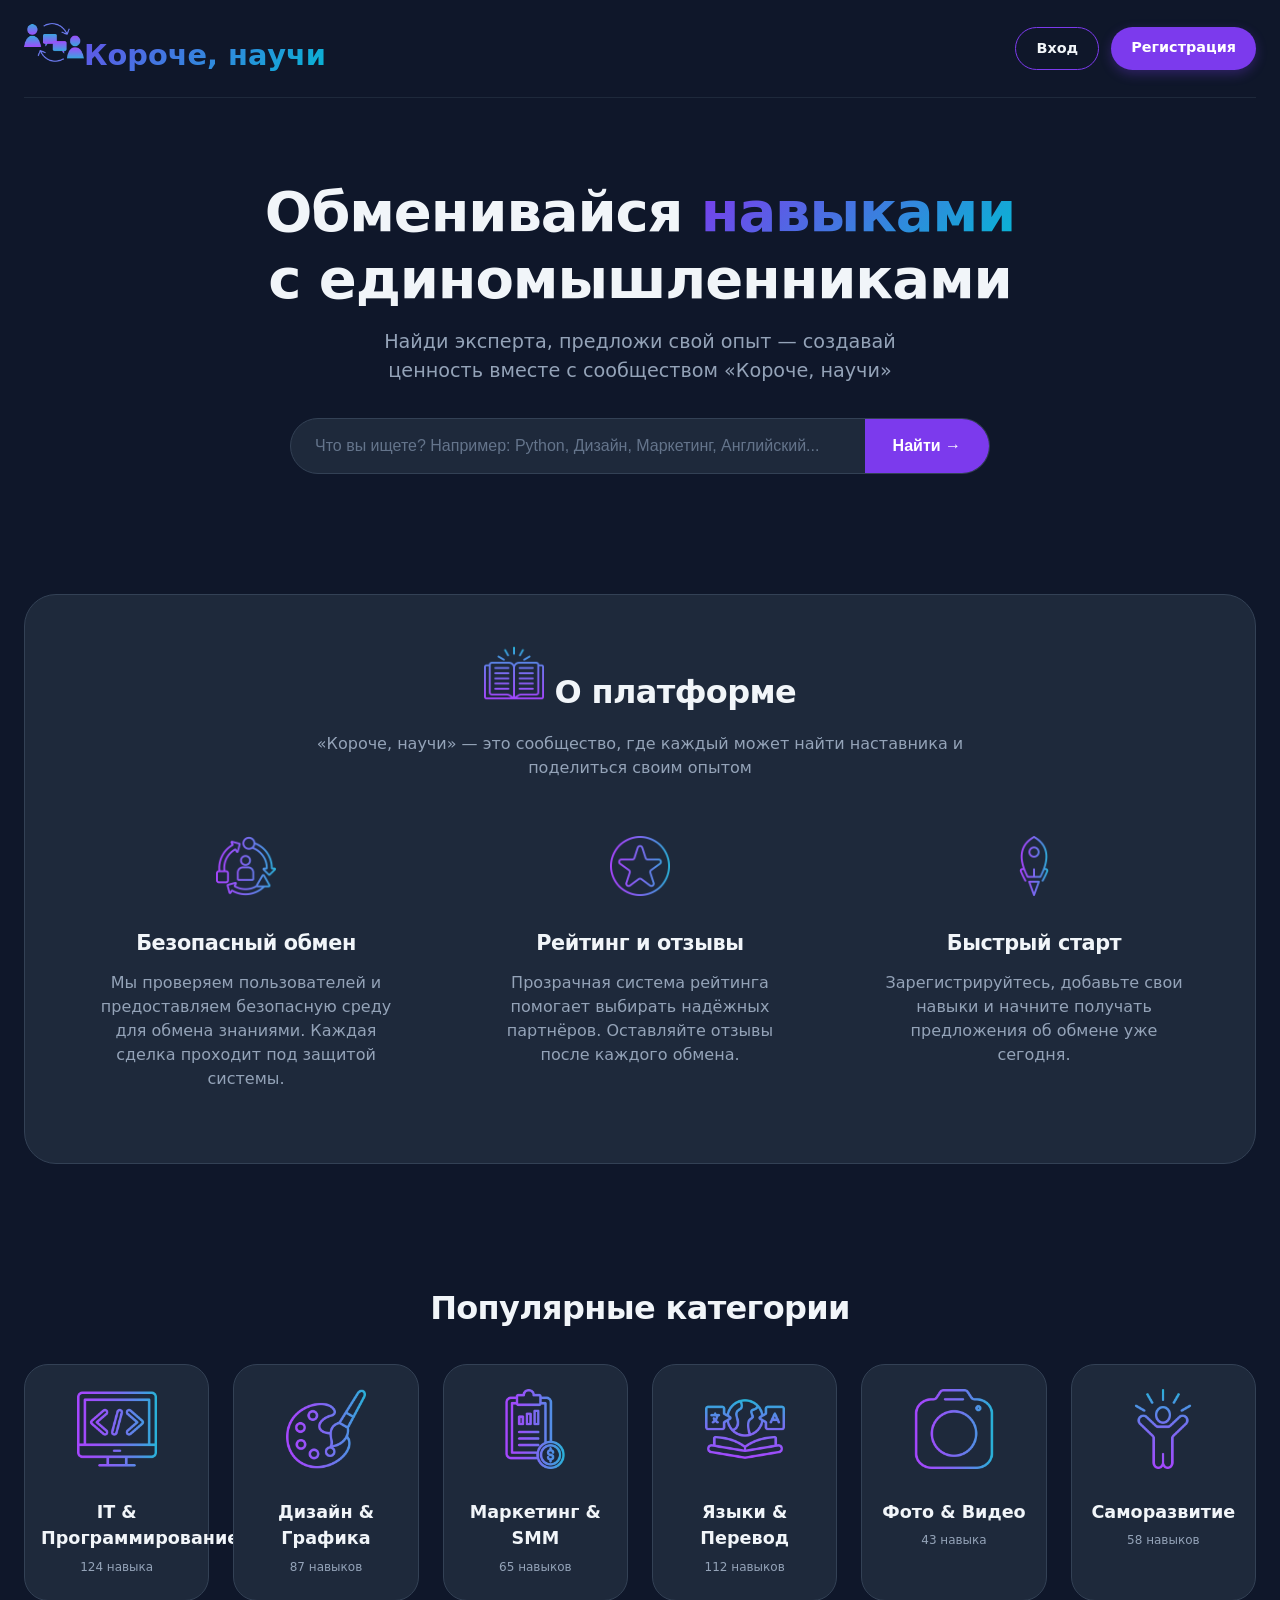
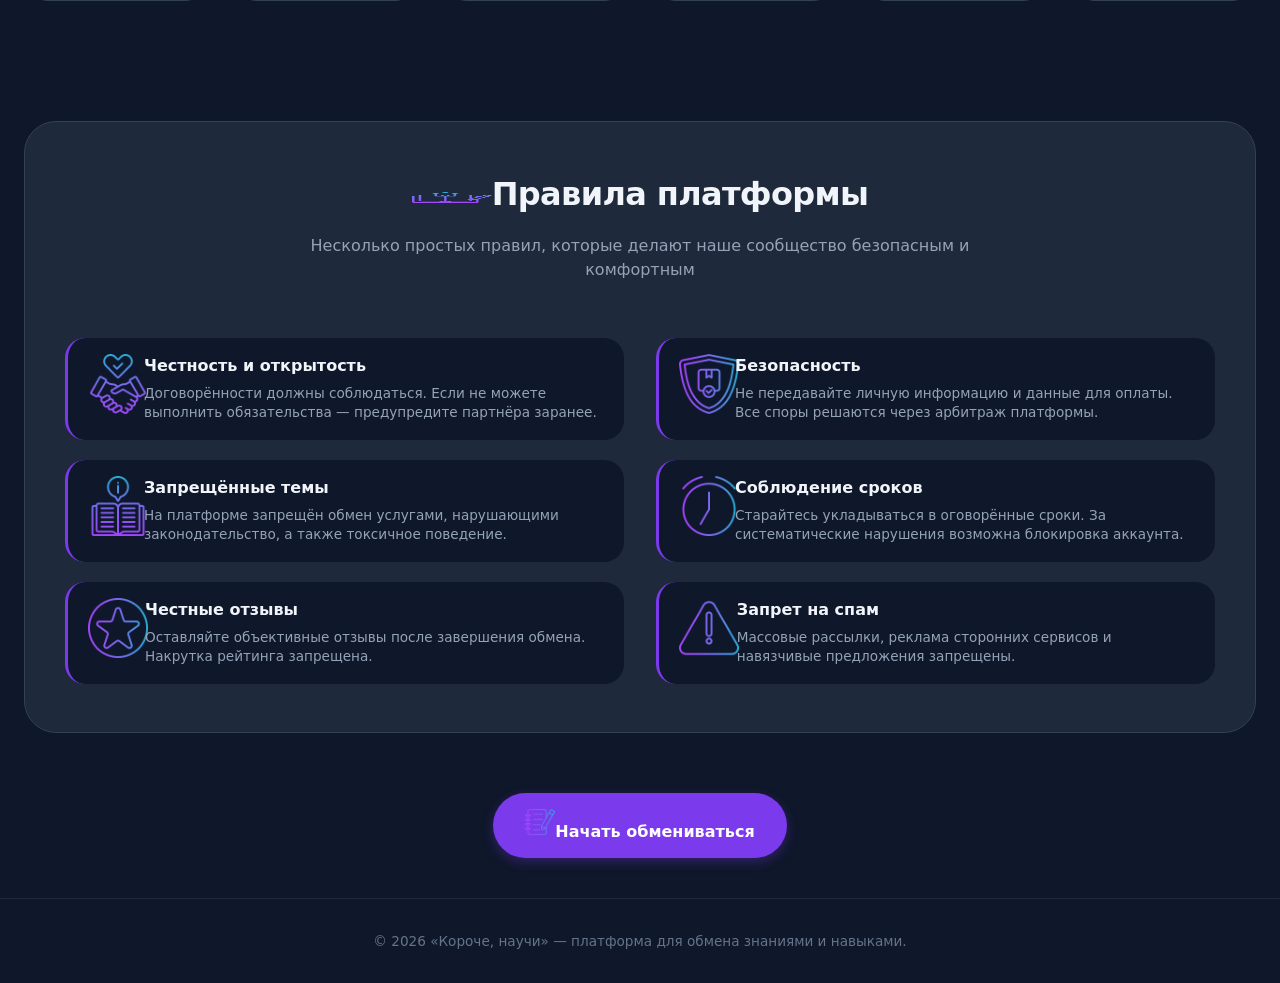
<file: index.html>
<!DOCTYPE html>
<html lang="ru">
<head>
    <meta charset="UTF-8">
    <meta name="viewport" content="width=device-width, initial-scale=1.0">
    <title>Короче, научи — обмен навыками</title>
    <link rel="stylesheet" href="./styles/guest.css">
    <style>
       
    </style>
</head>
<body>

<div class="container">
    <!-- ШАПКА -->
    <header class="navbar">
        <div class="logo"><img src="icons/logo.png" alt="логотип" width="60px" height="100%">Короче, научи</div>
        <div class="nav-buttons">
            <a href="#" class="btn btn-outline">Вход</a>
            <a href="#" class="btn btn-primary">Регистрация</a>
        </div>
    </header>

    <!-- ГЛАВНЫЙ БЛОК: КРУПНЫЙ ПОИСК -->
    <div class="hero">
        <h1>Обменивайся <span class="text-gradient">навыками</span><br> с единомышленниками</h1>
        <p>Найди эксперта, предложи свой опыт — создавай ценность вместе с сообществом «Короче, научи»</p>
        <div class="search-container">
            <input type="text" class="search-input" placeholder="Что вы ищете? Например: Python, Дизайн, Маркетинг, Английский...">
            <button class="search-btn">Найти →</button>
        </div>
    </div>

    <!-- НОВЫЙ БЛОК: О ПЛАТФОРМЕ -->
    <div class="info-section">
        <h2 style="text-align: center; margin-bottom: 16px;"><img src="icons/reading.png" alt="верно" width="60px" height="100%"> О платформе</h2>
        <p style="text-align: center; color: #94A3B8; max-width: 700px; margin: 0 auto 24px auto;">«Короче, научи» — это сообщество, где каждый может найти наставника и поделиться своим опытом</p>
        
        <div class="info-grid">
            <div class="info-card">
                <div class="info-icon"><img src="icons/exchange.png" alt="верно" width="60px" height="100%"></div>
                <h3>Безопасный обмен</h3>
                <p>Мы проверяем пользователей и предоставляем безопасную среду для обмена знаниями. Каждая сделка проходит под защитой системы.</p>
            </div>
            <div class="info-card">
                <div class="info-icon"><img src="icons/star.png" alt="верно" width="60px" height="100%"></div>
                <h3>Рейтинг и отзывы</h3>
                <p>Прозрачная система рейтинга помогает выбирать надёжных партнёров. Оставляйте отзывы после каждого обмена.</p>
            </div>
            <div class="info-card">
                <div class="info-icon"><img src="icons/start.png" alt="верно" width="60px" height="100%"></div>
                <h3>Быстрый старт</h3>
                <p>Зарегистрируйтесь, добавьте свои навыки и начните получать предложения об обмене уже сегодня.</p>
            </div>
        </div>
    </div>

    <!-- БЛОК С КАТЕГОРИЯМИ НАВЫКОВ -->
    <div class="categories">
        <h2>Популярные категории</h2>
        <div class="category-grid">
            <div class="category-card">
                <div class="category-icon"><img src="icons/coding.png" alt="верно" width="80px" height="100%"></div>
                <div class="category-title">IT & Программирование</div>
                <div class="category-count">124 навыка</div>
            </div>
            <div class="category-card">
                <div class="category-icon"><img src="icons/paint.png" alt="верно" width="80px" height="100%"></div>
                <div class="category-title">Дизайн & Графика</div>
                <div class="category-count">87 навыков</div>
            </div>
            <div class="category-card">
                <div class="category-icon"><img src="icons/smm.png" alt="верно" width="80px" height="100%"></div>
                <div class="category-title">Маркетинг & SMM</div>
                <div class="category-count">65 навыков</div>
            </div>
            <div class="category-card">
                <div class="category-icon"><img src="icons/languages.png" alt="верно" width="80px" height="100%"></div>
                <div class="category-title">Языки & Перевод</div>
                <div class="category-count">112 навыков</div>
            </div>
            <div class="category-card">
                <div class="category-icon"><img src="icons/camera.png" alt="верно" width="80px" height="100%"></div>
                <div class="category-title">Фото & Видео</div>
                <div class="category-count">43 навыка</div>
            </div>
            <div class="category-card">
                <div class="category-icon"><img src="icons/self-development.png" alt="верно" width="80px" height="100%"></div>
                <div class="category-title">Саморазвитие</div>
                <div class="category-count">58 навыков</div>
            </div>
        </div>
    </div>


    <!-- НОВЫЙ БЛОК: ПРАВИЛА ПЛАТФОРМЫ -->
    <div class="info-section">
        <h2 style="text-align: center; margin-bottom: 16px;"><img src="icons/homework.png" alt="верно" width="80px" height="15px">Правила платформы</h2>
        <p style="text-align: center; color: #94A3B8; max-width: 700px; margin: 0 auto 32px auto;">Несколько простых правил, которые делают наше сообщество безопасным и комфортным</p>
        
        <div class="two-column-layout">
            <div class="rules-list">
                <div class="rule-item">
                    <div class="rule-icon"><img src="icons/trust.png" alt="верно" width="60px" height="100%"></div>
                    <div class="rule-content">
                        <h4>Честность и открытость</h4>
                        <p>Договорённости должны соблюдаться. Если не можете выполнить обязательства — предупредите партнёра заранее.</p>
                    </div>
                </div>
                <div class="rule-item">
                    <div class="rule-icon"><img src="icons/information.png" alt="верно" width="60px" height="100%"></div>
                    <div class="rule-content">
                        <h4>Запрещённые темы</h4>
                        <p>На платформе запрещён обмен услугами, нарушающими законодательство, а также токсичное поведение.</p>
                    </div>
                </div>
                <div class="rule-item">
                    <div class="rule-icon"><img src="icons/star.png" alt="верно" width="60px" height="100%"></div>
                    <div class="rule-content">
                        <h4>Честные отзывы</h4>
                        <p>Оставляйте объективные отзывы после завершения обмена. Накрутка рейтинга запрещена.</p>
                    </div>
                </div>
            </div>
            <div class="rules-list">
                <div class="rule-item">
                    <div class="rule-icon"><img src="icons/security.png" alt="верно" width="60px" height="100%"></div>
                    <div class="rule-content">
                        <h4>Безопасность</h4>
                        <p>Не передавайте личную информацию и данные для оплаты. Все споры решаются через арбитраж платформы.</p>
                    </div>
                </div>
                <div class="rule-item">
                    <div class="rule-icon"><img src="icons/alarm.png" alt="верно" width="60px" height="100%"></div>
                    <div class="rule-content">
                        <h4>Соблюдение сроков</h4>
                        <p>Старайтесь укладываться в оговорённые сроки. За систематические нарушения возможна блокировка аккаунта.</p>
                    </div>
                </div>
                <div class="rule-item">
                    <div class="rule-icon"><img src="icons/warning.png" alt="верно" width="60px" height="100%"></div>
                    <div class="rule-content">
                        <h4>Запрет на спам</h4>
                        <p>Массовые рассылки, реклама сторонних сервисов и навязчивые предложения запрещены.</p>
                    </div>
                </div>
            </div>
        </div>
    </div>

    <!-- призыв к регистрации -->
    <div style="text-align: center; margin: 20px 0 40px;">
        <a href="#" class="btn btn-primary btn-large"><img src="icons/write.png" alt="верно" width="30px" height="30px">Начать обмениваться</a>
    </div>
</div>

<footer class="footer">
    © 2026 «Короче, научи» — платформа для обмена знаниями и навыками.
</footer>
</body>
</html>
</file>
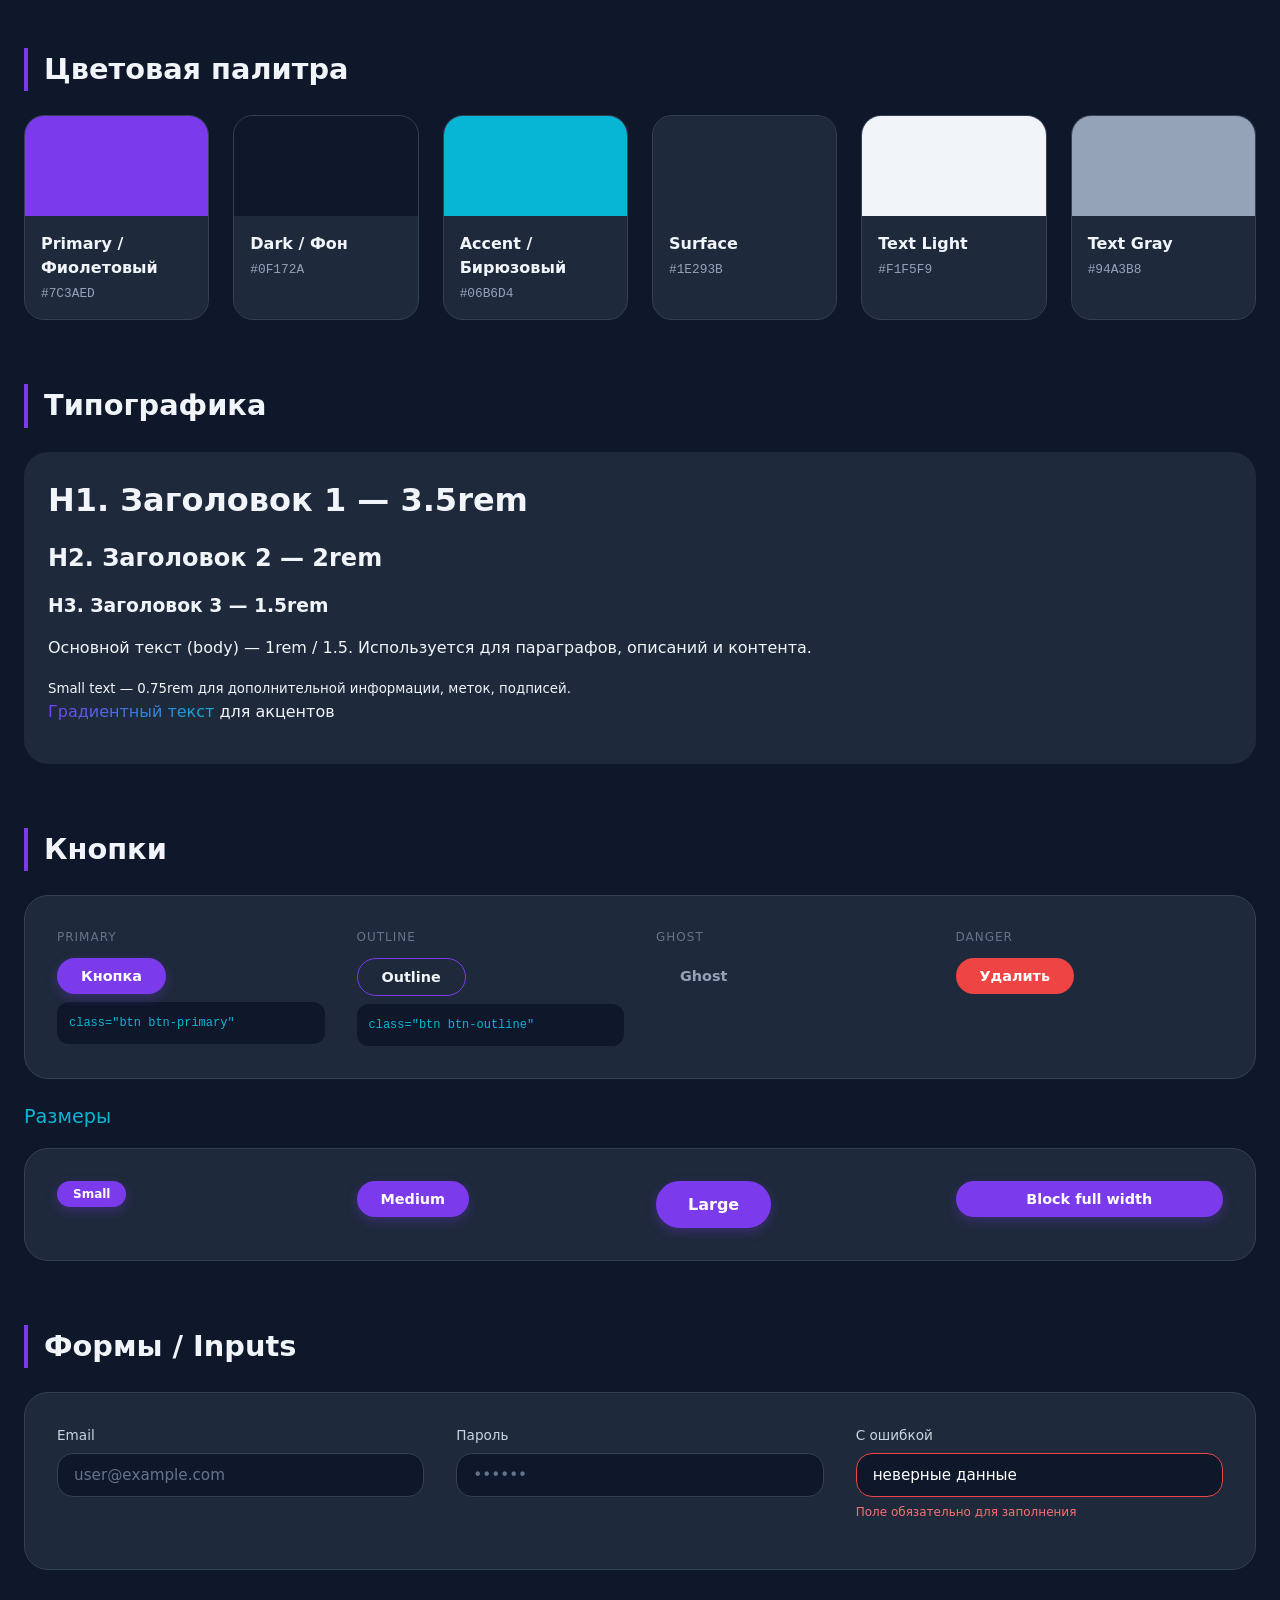
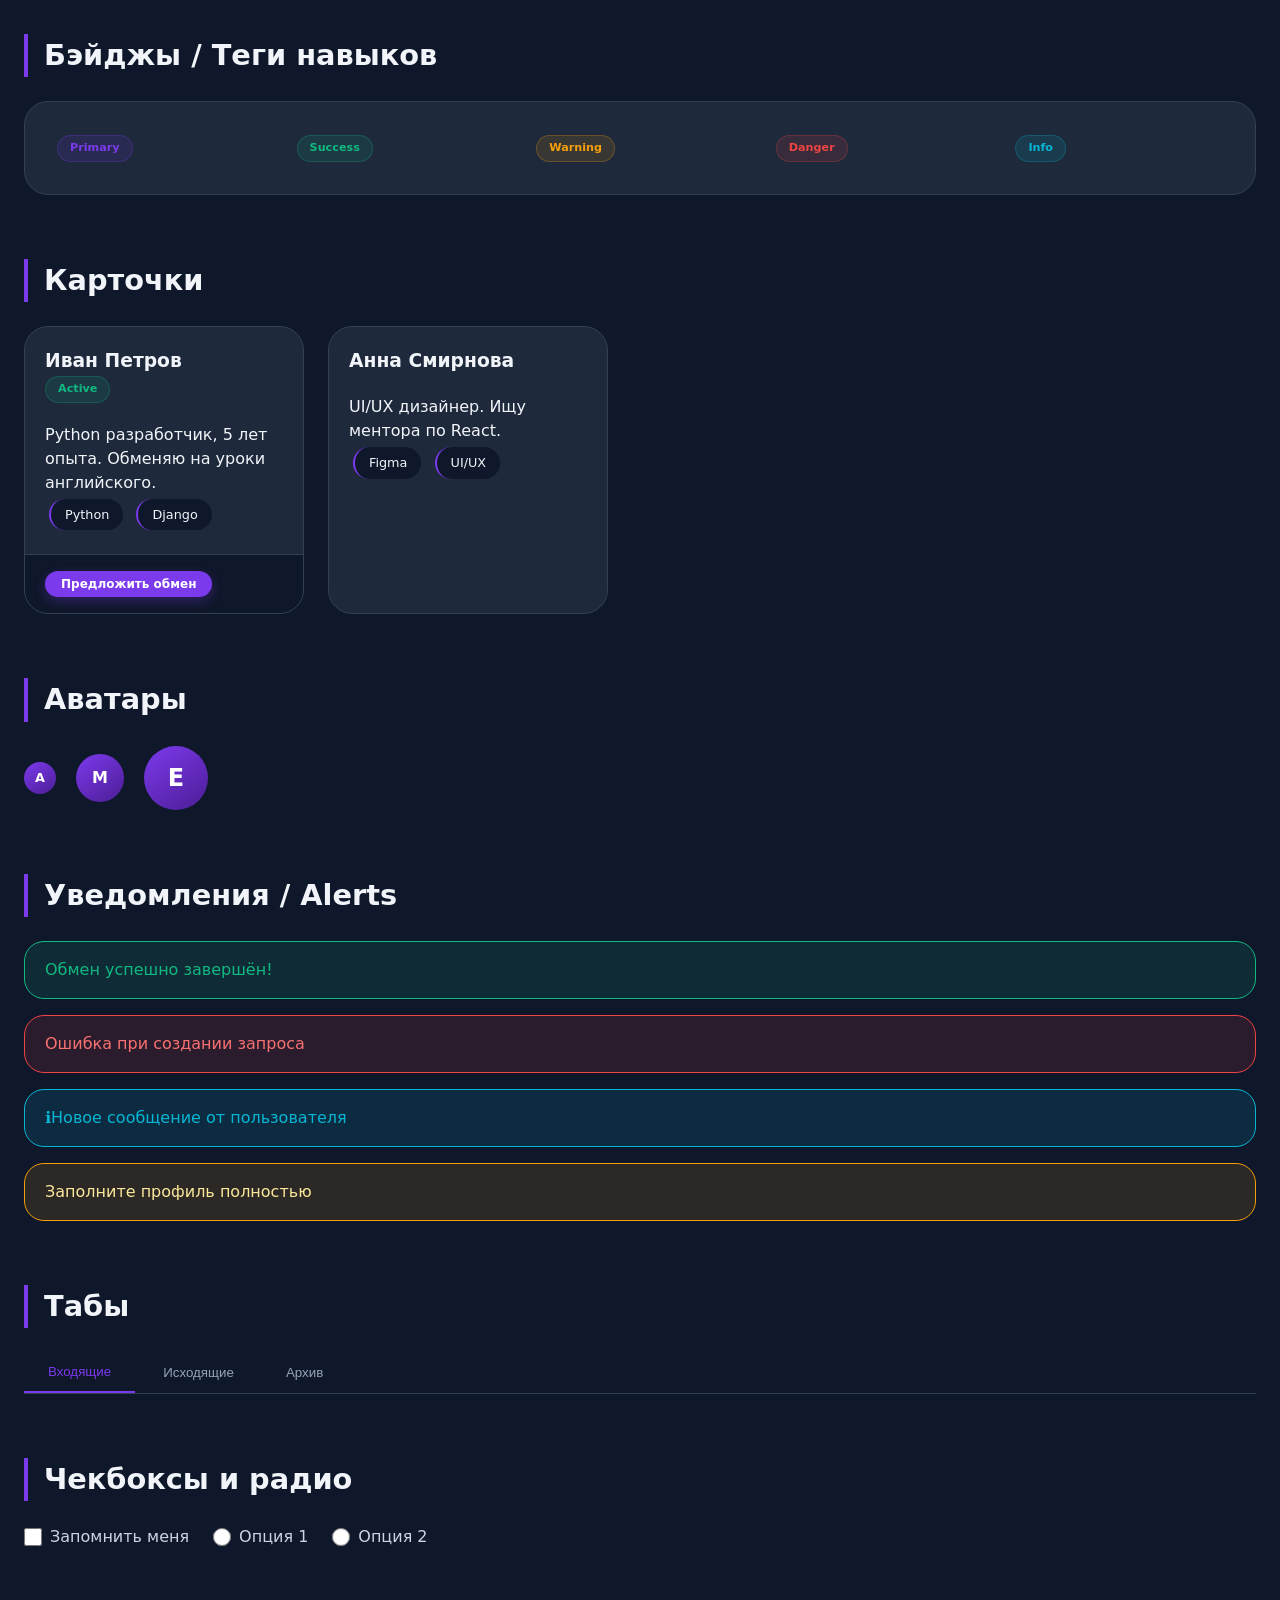
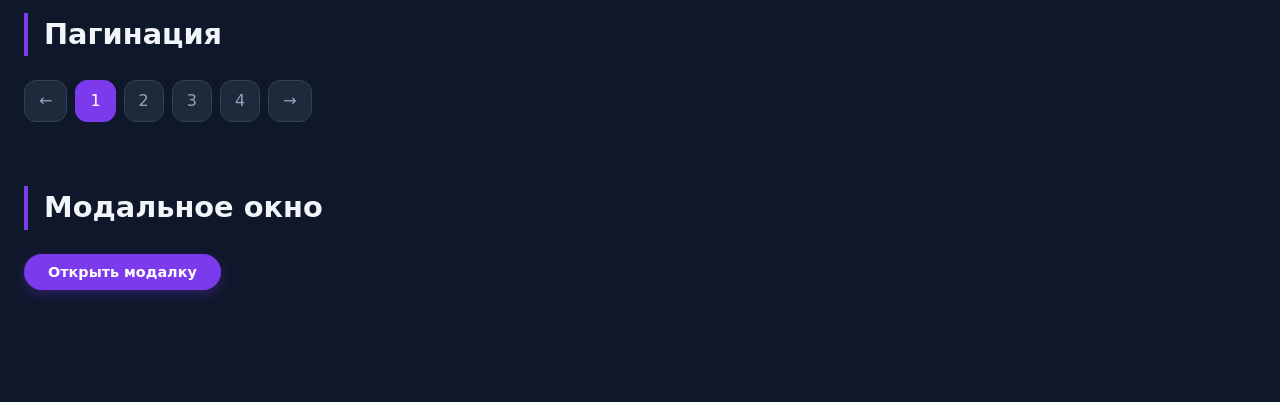
<file: uikit.html>
<!DOCTYPE html>
<html lang="ru">
<head>
    <meta charset="UTF-8">
    <meta name="viewport" content="width=device-width, initial-scale=1.0">
    <title>UI Kit</title>
    <style>
        * {
            margin: 0;
            padding: 0;
            box-sizing: border-box;
        }

        body {
            font-family: 'Inter', system-ui, -apple-system, 'Segoe UI', Roboto, sans-serif;
            background: #0F172A;
            color: #F1F5F9;
            line-height: 1.5;
            padding: 48px 24px;
        }

        /* ========== КОНТЕЙНЕР ========== */
        .container {
            max-width: 1400px;
            margin: 0 auto;
        }

        /* ========== ЗАГОЛОВКИ UI KIT ========== */
        .kit-header {
            margin-bottom: 48px;
            text-align: center;
            border-bottom: 1px solid #334155;
            padding-bottom: 32px;
        }

        .kit-header h1 {
            font-size: 3rem;
            background: linear-gradient(135deg, #7C3AED, #06B6D4);
            -webkit-background-clip: text;
            background-clip: text;
            color: transparent;
            margin-bottom: 12px;
        }

        .kit-header p {
            color: #94A3B8;
            font-size: 1.1rem;
        }

        .section {
            margin-bottom: 64px;
        }

        .section-title {
            font-size: 1.8rem;
            margin-bottom: 24px;
            padding-left: 16px;
            border-left: 4px solid #7C3AED;
        }

        .subsection-title {
            font-size: 1.2rem;
            color: #06B6D4;
            margin: 24px 0 16px 0;
            font-weight: 500;
        }

        .component-grid {
            display: flex;
            flex-wrap: wrap;
            gap: 32px;
            align-items: flex-start;
            background: #1E293B;
            border-radius: 24px;
            padding: 32px;
            border: 1px solid #334155;
        }

        .component-item {
            flex: 1;
            min-width: 200px;
        }

        .component-label {
            font-size: 0.75rem;
            color: #64748B;
            margin-bottom: 12px;
            text-transform: uppercase;
            letter-spacing: 1px;
        }

        hr {
            border-color: #334155;
            margin: 40px 0;
        }

        /* ========== ЦВЕТОВАЯ ПАЛИТРА ========== */
        .color-palette {
            display: grid;
            grid-template-columns: repeat(auto-fit, minmax(180px, 1fr));
            gap: 24px;
        }

        .color-card {
            background: #1E293B;
            border-radius: 20px;
            overflow: hidden;
            border: 1px solid #334155;
        }

        .color-preview {
            height: 100px;
        }

        .color-info {
            padding: 16px;
        }

        .color-name {
            font-weight: 600;
            margin-bottom: 4px;
        }

        .color-hex {
            font-size: 0.8rem;
            color: #94A3B8;
            font-family: monospace;
        }

        /* ========== ТИПОГРАФИКА ========== */
        .typography-demo {
            padding: 24px;
            background: #1E293B;
            border-radius: 24px;
        }

        .typography-demo h1,
        .typography-demo h2,
        .typography-demo h3,
        .typography-demo p,
        .typography-demo small {
            margin-bottom: 16px;
        }

        /* ========== КНОПКИ ========== */
        .btn {
            display: inline-block;
            padding: 10px 24px;
            border-radius: 9999px;
            font-weight: 600;
            font-size: 0.9rem;
            cursor: pointer;
            transition: all 0.2s ease;
            border: none;
            font-family: inherit;
            text-decoration: none;
        }

        .btn-sm {
            padding: 6px 16px;
            font-size: 0.75rem;
        }

        .btn-lg {
            padding: 14px 32px;
            font-size: 1rem;
        }

        .btn-primary {
            background: #7C3AED;
            color: white;
            box-shadow: 0 4px 12px rgba(124, 58, 237, 0.3);
        }

        .btn-primary:hover {
            background: #6c2bd9;
            transform: translateY(-2px);
        }

        .btn-outline {
            background: transparent;
            border: 1px solid #7C3AED;
            color: #F1F5F9;
        }

        .btn-outline:hover {
            background: #7C3AED20;
            border-color: #06B6D4;
        }

        .btn-ghost {
            background: transparent;
            color: #94A3B8;
        }

        .btn-ghost:hover {
            color: #7C3AED;
            background: #1E293B;
        }

        .btn-danger {
            background: #EF4444;
            color: white;
        }

        .btn-danger:hover {
            background: #dc2626;
        }

        .btn-block {
            width: 100%;
            text-align: center;
        }

        /* ========== ПОЛЯ ВВОДА ========== */
        .input-group {
            margin-bottom: 16px;
        }

        .input-label {
            display: block;
            margin-bottom: 8px;
            font-size: 0.85rem;
            font-weight: 500;
            color: #CBD5E1;
        }

        .input-field {
            width: 100%;
            padding: 12px 16px;
            background: #0F172A;
            border: 1px solid #334155;
            border-radius: 16px;
            font-size: 0.95rem;
            color: white;
            transition: all 0.2s;
            outline: none;
            font-family: inherit;
        }

        .input-field:focus {
            border-color: #7C3AED;
            box-shadow: 0 0 0 3px rgba(124, 58, 237, 0.2);
        }

        .input-field::placeholder {
            color: #64748B;
        }

        .input-error {
            border-color: #EF4444;
        }

        .input-error:focus {
            box-shadow: 0 0 0 3px rgba(239, 68, 68, 0.2);
        }

        .error-text {
            color: #F87171;
            font-size: 0.75rem;
            margin-top: 6px;
        }

        /* ========== КАРТОЧКИ ========== */
        .card {
            background: #1E293B;
            border-radius: 24px;
            border: 1px solid #334155;
            overflow: hidden;
            transition: all 0.2s;
        }

        .card:hover {
            border-color: #7C3AED;
            transform: translateY(-4px);
        }

        .card-header {
            padding: 20px 20px 0 20px;
        }

        .card-body {
            padding: 20px;
        }

        .card-footer {
            padding: 16px 20px;
            border-top: 1px solid #334155;
            background: #0F172A;
        }

        /* ========== ТЕГИ / БЭДЖИ ========== */
        .badge {
            display: inline-block;
            padding: 4px 12px;
            border-radius: 9999px;
            font-size: 0.7rem;
            font-weight: 600;
        }

        .badge-primary {
            background: #7C3AED20;
            color: #7C3AED;
            border: 1px solid #7C3AED40;
        }

        .badge-success {
            background: #10B98120;
            color: #10B981;
            border: 1px solid #10B98140;
        }

        .badge-warning {
            background: #F59E0B20;
            color: #F59E0B;
            border: 1px solid #F59E0B40;
        }

        .badge-danger {
            background: #EF444420;
            color: #EF4444;
            border: 1px solid #EF444440;
        }

        .badge-info {
            background: #06B6D420;
            color: #06B6D4;
            border: 1px solid #06B6D440;
        }

        /* ========== СКИЛЛ-ТЕГИ ========== */
        .skill-tag {
            display: inline-block;
            background: #0F172A;
            padding: 6px 14px;
            border-radius: 30px;
            font-size: 0.8rem;
            font-weight: 500;
            border-left: 2px solid #7C3AED;
            margin: 4px;
        }

        /* ========== АВАТАРЫ ========== */
        .avatar {
            display: flex;
            align-items: center;
            justify-content: center;
            border-radius: 50%;
            font-weight: 600;
        }

        .avatar-sm {
            width: 32px;
            height: 32px;
            font-size: 0.8rem;
        }

        .avatar-md {
            width: 48px;
            height: 48px;
            font-size: 1rem;
        }

        .avatar-lg {
            width: 64px;
            height: 64px;
            font-size: 1.5rem;
        }

        .avatar-default {
            background: linear-gradient(145deg, #7C3AED, #4c1d95);
            color: white;
        }

        /* ========== АЛАРТЫ ========== */
        .alert {
            padding: 16px 20px;
            border-radius: 20px;
            margin-bottom: 16px;
            display: flex;
            align-items: center;
            gap: 12px;
        }

        .alert-success {
            background: #10B98120;
            border: 1px solid #10B981;
            color: #10B981;
        }

        .alert-error {
            background: #EF444420;
            border: 1px solid #EF4444;
            color: #F87171;
        }

        .alert-info {
            background: #06B6D420;
            border: 1px solid #06B6D4;
            color: #06B6D4;
        }

        .alert-warning {
            background: #F59E0B20;
            border: 1px solid #F59E0B;
            color: #FBE89A;
        }

        /* ========== НАВИГАЦИЯ ========== */
        .navbar-demo {
            background: #1E293B;
            padding: 16px 24px;
            border-radius: 60px;
            display: flex;
            justify-content: space-between;
            align-items: center;
            flex-wrap: wrap;
            gap: 16px;
        }

        .nav-links {
            display: flex;
            gap: 24px;
        }

        .nav-links a {
            color: #94A3B8;
            text-decoration: none;
            transition: color 0.2s;
        }

        .nav-links a:hover {
            color: #7C3AED;
        }

        /* ========== ТАБЫ ========== */
        .tabs {
            display: flex;
            gap: 4px;
            border-bottom: 1px solid #334155;
            margin-bottom: 20px;
        }

        .tab {
            padding: 12px 24px;
            background: transparent;
            border: none;
            color: #94A3B8;
            cursor: pointer;
            font-weight: 500;
            transition: all 0.2s;
        }

        .tab.active {
            color: #7C3AED;
            border-bottom: 2px solid #7C3AED;
        }

        /* ========== ЧЕКБОКС / РАДИО ========== */
        .checkbox,
        .radio {
            display: flex;
            align-items: center;
            gap: 8px;
            cursor: pointer;
            color: #CBD5E1;
        }

        .checkbox input,
        .radio input {
            width: 18px;
            height: 18px;
            cursor: pointer;
            accent-color: #7C3AED;
        }

        /* ========== ПАГИНАЦИЯ ========== */
        .pagination {
            display: flex;
            gap: 8px;
            flex-wrap: wrap;
        }

        .page-link {
            padding: 8px 14px;
            background: #1E293B;
            border: 1px solid #334155;
            border-radius: 12px;
            color: #94A3B8;
            text-decoration: none;
            transition: all 0.2s;
        }

        .page-link:hover,
        .page-link.active {
            background: #7C3AED;
            border-color: #7C3AED;
            color: white;
        }

        /* ========== ПРОГРЕСС-БАР ========== */
        .progress {
            background: #334155;
            border-radius: 9999px;
            overflow: hidden;
            height: 8px;
        }

        .progress-bar {
            background: #7C3AED;
            height: 100%;
            border-radius: 9999px;
            transition: width 0.3s;
        }

        /* ========== МОДАЛЬНЫЙ ТРИГГЕР (демо) ========== */
        .modal-overlay {
            display: none;
            position: fixed;
            top: 0;
            left: 0;
            right: 0;
            bottom: 0;
            background: rgba(0,0,0,0.7);
            justify-content: center;
            align-items: center;
            z-index: 1000;
        }

        .modal {
            background: #1E293B;
            border-radius: 32px;
            max-width: 500px;
            width: 90%;
            border: 1px solid #334155;
        }

        .modal-header {
            padding: 20px 24px;
            border-bottom: 1px solid #334155;
            display: flex;
            justify-content: space-between;
        }

        .modal-body {
            padding: 24px;
        }

        .modal-footer {
            padding: 16px 24px;
            border-top: 1px solid #334155;
            display: flex;
            justify-content: flex-end;
            gap: 12px;
        }

        /* ========== ДЛЯ КОПИРОВАНИЯ ========== */
        .code-sample {
            background: #0F172A;
            padding: 12px;
            border-radius: 12px;
            font-family: monospace;
            font-size: 0.75rem;
            color: #06B6D4;
            margin-top: 8px;
            overflow-x: auto;
        }
    </style>
</head>
<body>
<div class="container">

    <!-- ========== 1. ЦВЕТА ========== -->
    <div class="section">
        <h2 class="section-title">Цветовая палитра</h2>
        <div class="color-palette">
            <div class="color-card">
                <div class="color-preview" style="background: #7C3AED;"></div>
                <div class="color-info">
                    <div class="color-name">Primary / Фиолетовый</div>
                    <div class="color-hex">#7C3AED</div>
                </div>
            </div>
            <div class="color-card">
                <div class="color-preview" style="background: #0F172A;"></div>
                <div class="color-info">
                    <div class="color-name">Dark / Фон</div>
                    <div class="color-hex">#0F172A</div>
                </div>
            </div>
            <div class="color-card">
                <div class="color-preview" style="background: #06B6D4;"></div>
                <div class="color-info">
                    <div class="color-name">Accent / Бирюзовый</div>
                    <div class="color-hex">#06B6D4</div>
                </div>
            </div>
            <div class="color-card">
                <div class="color-preview" style="background: #1E293B;"></div>
                <div class="color-info">
                    <div class="color-name">Surface</div>
                    <div class="color-hex">#1E293B</div>
                </div>
            </div>
            <div class="color-card">
                <div class="color-preview" style="background: #F1F5F9;"></div>
                <div class="color-info">
                    <div class="color-name">Text Light</div>
                    <div class="color-hex">#F1F5F9</div>
                </div>
            </div>
            <div class="color-card">
                <div class="color-preview" style="background: #94A3B8;"></div>
                <div class="color-info">
                    <div class="color-name">Text Gray</div>
                    <div class="color-hex">#94A3B8</div>
                </div>
            </div>
        </div>
    </div>

    <!-- ========== 2. ТИПОГРАФИКА ========== -->
    <div class="section">
        <h2 class="section-title">Типографика</h2>
        <div class="typography-demo">
            <h1>H1. Заголовок 1 — 3.5rem</h1>
            <h2>H2. Заголовок 2 — 2rem</h2>
            <h3>H3. Заголовок 3 — 1.5rem</h3>
            <p>Основной текст (body) — 1rem / 1.5. Используется для параграфов, описаний и контента.</p>
            <small>Small text — 0.75rem для дополнительной информации, меток, подписей.</small>
            <p><span class="text-gradient" style="background: linear-gradient(135deg, #7C3AED, #06B6D4); -webkit-background-clip: text; background-clip: text; color: transparent;">Градиентный текст</span> для акцентов</p>
        </div>
    </div>

    <!-- ========== 3. КНОПКИ ========== -->
    <div class="section">
        <h2 class="section-title">Кнопки</h2>
        <div class="component-grid">
            <div class="component-item">
                <div class="component-label">Primary</div>
                <button class="btn btn-primary">Кнопка</button>
                <div class="code-sample">class="btn btn-primary"</div>
            </div>
            <div class="component-item">
                <div class="component-label">Outline</div>
                <button class="btn btn-outline">Outline</button>
                <div class="code-sample">class="btn btn-outline"</div>
            </div>
            <div class="component-item">
                <div class="component-label">Ghost</div>
                <button class="btn btn-ghost">Ghost</button>
            </div>
            <div class="component-item">
                <div class="component-label">Danger</div>
                <button class="btn btn-danger">Удалить</button>
            </div>
        </div>
        <div class="subsection-title">Размеры</div>
        <div class="component-grid">
            <div class="component-item"><button class="btn btn-primary btn-sm">Small</button></div>
            <div class="component-item"><button class="btn btn-primary">Medium</button></div>
            <div class="component-item"><button class="btn btn-primary btn-lg">Large</button></div>
            <div class="component-item"><button class="btn btn-primary btn-block">Block full width</button></div>
        </div>
    </div>

    <!-- ========== 4. ПОЛЯ ВВОДА ========== -->
    <div class="section">
        <h2 class="section-title">Формы / Inputs</h2>
        <div class="component-grid">
            <div class="component-item">
                <div class="input-group">
                    <label class="input-label">Email</label>
                    <input type="email" class="input-field" placeholder="user@example.com">
                </div>
            </div>
            <div class="component-item">
                <div class="input-group">
                    <label class="input-label">Пароль</label>
                    <input type="password" class="input-field" placeholder="••••••">
                </div>
            </div>
            <div class="component-item">
                <div class="input-group">
                    <label class="input-label">С ошибкой</label>
                    <input type="text" class="input-field input-error" value="неверные данные">
                    <div class="error-text">Поле обязательно для заполнения</div>
                </div>
            </div>
        </div>
    </div>

    <!-- ========== 5. БЭДЖИ И ТЕГИ ========== -->
    <div class="section">
        <h2 class="section-title">Бэйджы / Теги навыков</h2>
        <div class="component-grid">
            <div class="component-item"><span class="badge badge-primary">Primary</span></div>
            <div class="component-item"><span class="badge badge-success">Success</span></div>
            <div class="component-item"><span class="badge badge-warning">Warning</span></div>
            <div class="component-item"><span class="badge badge-danger">Danger</span></div>
            <div class="component-item"><span class="badge badge-info">Info</span></div>
        </div>
        
    </div>

    <!-- ========== 6. КАРТОЧКИ ========== -->
    <div class="section">
        <h2 class="section-title">Карточки</h2>
        <div style="display: flex; gap: 24px; flex-wrap: wrap;">
            <div class="card" style="width: 280px;">
                <div class="card-header">
                    <h3>Иван Петров</h3>
                    <span class="badge badge-success">Active</span>
                </div>
                <div class="card-body">
                    <p>Python разработчик, 5 лет опыта. Обменяю на уроки английского.</p>
                    <span class="skill-tag">Python</span>
                    <span class="skill-tag">Django</span>
                </div>
                <div class="card-footer">
                    <button class="btn btn-primary btn-sm">Предложить обмен</button>
                </div>
            </div>
            <div class="card" style="width: 280px;">
                <div class="card-header">
                    <h3>Анна Смирнова</h3>
                </div>
                <div class="card-body">
                    <p>UI/UX дизайнер. Ищу ментора по React.</p>
                    <span class="skill-tag">Figma</span>
                    <span class="skill-tag">UI/UX</span>
                </div>
            </div>
        </div>
    </div>

    <!-- ========== 7. АВАТАРЫ ========== -->
    <div class="section">
        <h2 class="section-title">Аватары</h2>
        <div style="display: flex; gap: 20px; align-items: center;">
            <div class="avatar avatar-sm avatar-default">А</div>
            <div class="avatar avatar-md avatar-default">М</div>
            <div class="avatar avatar-lg avatar-default">Е</div>
        </div>
    </div>

    <!-- ========== 8. АЛАРТЫ ========== -->
    <div class="section">
        <h2 class="section-title">Уведомления / Alerts</h2>
        <div class="alert alert-success">Обмен успешно завершён!</div>
        <div class="alert alert-error">Ошибка при создании запроса</div>
        <div class="alert alert-info">ℹНовое сообщение от пользователя</div>
        <div class="alert alert-warning">Заполните профиль полностью</div>
    </div>

    <!-- ========== 10. ТАБЫ ========== -->
    <div class="section">
        <h2 class="section-title">Табы</h2>
        <div class="tabs">
            <button class="tab active">Входящие</button>
            <button class="tab">Исходящие</button>
            <button class="tab">Архив</button>
        </div>
    </div>

    <!-- ========== 11. ЧЕКБОКС / РАДИО ========== -->
    <div class="section">
        <h2 class="section-title">Чекбоксы и радио</h2>
        <div style="display: flex; gap: 24px;">
            <label class="checkbox"><input type="checkbox"> Запомнить меня</label>
            <label class="radio"><input type="radio" name="demo"> Опция 1</label>
            <label class="radio"><input type="radio" name="demo"> Опция 2</label>
        </div>
    </div>

    <!-- ========== 12. ПАГИНАЦИЯ ========== -->
    <div class="section">
        <h2 class="section-title">Пагинация</h2>
        <div class="pagination">
            <a href="#" class="page-link">←</a>
            <a href="#" class="page-link active">1</a>
            <a href="#" class="page-link">2</a>
            <a href="#" class="page-link">3</a>
            <a href="#" class="page-link">4</a>
            <a href="#" class="page-link">→</a>
        </div>
    </div>

    <!-- ========== 14. МОДАЛЬНОЕ ОКНО (демо-триггер) ========== -->
    <div class="section">
        <h2 class="section-title">Модальное окно</h2>
        <button class="btn btn-primary" id="openModalBtn">Открыть модалку</button>
    </div>
</div>

<!-- Модальное окно -->
<div id="demoModal" class="modal-overlay">
    <div class="modal">
        <div class="modal-header">
            <h3>Заголовок модалки</h3>
            <button id="closeModalBtn" style="background: none; border: none; color: #94A3B8; font-size: 1.5rem; cursor: pointer;">&times;</button>
        </div>
        <div class="modal-body">
            <p>пу пу пу
            <input type="text" class="input-field" placeholder="Введите данные" style="margin-top: 16px;">
        </div>
        <div class="modal-footer">
            <button class="btn btn-outline" id="modalCancel">Отмена</button>
            <button class="btn btn-primary">Подтвердить</button>
        </div>
    </div>
</div>

<script>
    const modal = document.getElementById('demoModal');
    const openBtn = document.getElementById('openModalBtn');
    const closeBtn = document.getElementById('closeModalBtn');
    const cancelBtn = document.getElementById('modalCancel');

    openBtn?.addEventListener('click', () => {
        if(modal) modal.style.display = 'flex';
    });
    
    const closeModal = () => {
        if(modal) modal.style.display = 'none';
    };
    
    closeBtn?.addEventListener('click', closeModal);
    cancelBtn?.addEventListener('click', closeModal);
    modal?.addEventListener('click', (e) => {
        if(e.target === modal) closeModal();
    });
</script>
</body>
</html>
</file>
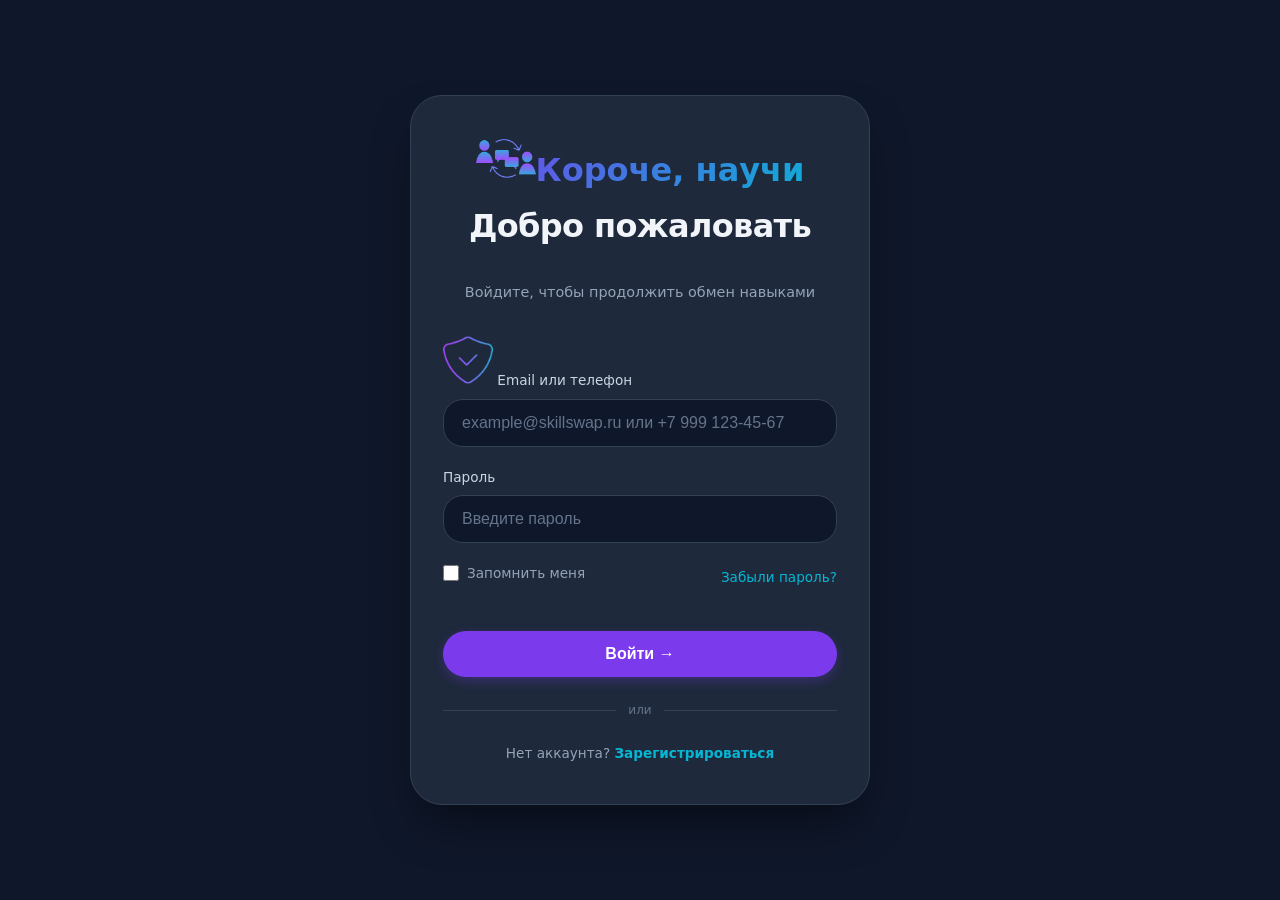
<file: pages/login.html>
<!DOCTYPE html>
<html lang="ru">
<head>
    <meta charset="UTF-8">
    <meta name="viewport" content="width=device-width, initial-scale=1.0">
    <title>Авторизация</title>
    <link rel="stylesheet" href="../styles/auth.css">
</head>
<body>

<div class="login-container">
    <div class="logo"><img src="../icons/logo.png" alt="верно" width="60px" height="100%">Короче, научи</div>
    <h2>Добро пожаловать</h2>
    <div class="sub">Войдите, чтобы продолжить обмен навыками</div>

    <!-- Блок с ошибкой -->
    <div class="error-message" id="errorMsg">
        Неверный email/телефон или пароль
    </div>

    <!-- Форма авторизации -->
    <div id="loginForm">
        <div class="input-group">
            <label><img src="../icons/protection.png" alt="верно" width="50px" height="100%"> Email или телефон</label>
            <input type="text" class="input-field" id="loginContact" placeholder="example@skillswap.ru или +7 999 123-45-67">
        </div>
        <div class="input-group">
            <label>Пароль</label>
            <input type="password" class="input-field" id="loginPassword" placeholder="Введите пароль">
        </div>

        <div class="options-row">
            <label class="checkbox-label">
                <input type="checkbox" id="rememberMe"> Запомнить меня
            </label>
            <a href="#" class="forgot-link" id="forgotPassword">Забыли пароль?</a>
        </div>

        <button class="btn-login" id="loginBtn">Войти →</button>

        <div class="divider">
            <span>или</span>
        </div>

        <div class="register-link">
            Нет аккаунта? <a href="register.html" id="goToRegister">Зарегистрироваться</a>
        </div>
    </div>
</div>

<script>
    // Функция для получения зарегистрированного пользователя
    // Эмулируем проверку: ищем в localStorage данные, сохранённые при регистрации
    function getRegisteredUser() {
        const tempUser = localStorage.getItem('tempUser');
        const userProfile = localStorage.getItem('userProfile');
        
        // Если есть профиль (завершённая регистрация) — используем его данные
        if (userProfile) {
            try {
                const profile = JSON.parse(userProfile);
                // Ищем, с каким контактом регистрировался пользователь
                const temp = localStorage.getItem('tempUser');
                if (temp) {
                    const tempData = JSON.parse(temp);
                    return { contact: tempData.contact, password: tempData.password };
                }
            } catch(e) {}
        }
        
        // Проверяем tempUser напрямую
        const tempUserData = localStorage.getItem('tempUser');
        if (tempUserData) {
            try {
                return JSON.parse(tempUserData);
            } catch(e) {}
        }
        return null;
    }

    // Логика входа
    document.getElementById('loginBtn')?.addEventListener('click', () => {
        const contact = document.getElementById('loginContact').value.trim();
        const password = document.getElementById('loginPassword').value;
        const errorBlock = document.getElementById('errorMsg');
        
        if (!contact || !password) {
            errorBlock.textContent = <img src="../icons/warning.png" alt="предупреждение" width="50px" height="100%">'Заполните все поля';
            errorBlock.classList.add('error-show');
            setTimeout(() => errorBlock.classList.remove('error-show'), 2500);
            return;
        }
        
        const registeredUser = getRegisteredUser();
        
        if (registeredUser && registeredUser.contact === contact && registeredUser.password === password) {
            // Успешный вход
            const remember = document.getElementById('rememberMe').checked;
            if (remember) {
                localStorage.setItem('isLoggedIn', 'true');
                localStorage.setItem('loggedInUser', contact);
            } else {
                sessionStorage.setItem('isLoggedIn', 'true');
                sessionStorage.setItem('loggedInUser', contact);
            }
            
            alert(`Добро пожаловать обратно, ${contact}!`);
            // Перенаправление в личный кабинет
            window.location.href = 'cabinet.html';
        } else {
            errorBlock.textContent = <img src="../icons/protection.png" alt="верно" width="50px" height="100%">'Неверный email/телефон или пароль. Попробуйте снова.';
            errorBlock.classList.add('error-show');
            setTimeout(() => errorBlock.classList.remove('error-show'), 3000);
        }
    });
    // Восстановление пароля
    document.getElementById('forgotPassword')?.addEventListener('click', (e) => {
        e.preventDefault();
        alert('Инструкции по восстановлению пароля отправлены на почту (демо-режим).');
    });
    
    // Автозаполнение, если есть запомненные данные
    if (localStorage.getItem('isLoggedIn') === 'true') {
        const savedContact = localStorage.getItem('loggedInUser');
        if (savedContact && document.getElementById('loginContact')) {
            document.getElementById('loginContact').value = savedContact;
            document.getElementById('rememberMe').checked = true;
        }
    }
    
    // Анимация и эмуляция — если пользователь уже вошёл ранее, предложим войти заново по кнопке
    // Сброс ошибки при вводе
    const inputs = [document.getElementById('loginContact'), document.getElementById('loginPassword')];
    inputs.forEach(input => {
        input?.addEventListener('input', () => {
            document.getElementById('errorMsg')?.classList.remove('error-show');
        });
    });
    
    // Демо-данные для тестирования (если нет зарегистрированного пользователя)
    // Автоматически создаём тестового пользователя для удобства демо
    (function createDemoUserIfNeeded() {
        if (!localStorage.getItem('tempUser') && !localStorage.getItem('userProfile')) {
            // Создаём демо-пользователя для теста
            const demoUser = {
                contact: 'demo@skillswap.ru',
                password: '123456'
            };
            localStorage.setItem('tempUser', JSON.stringify(demoUser));
            const demoProfile = {
                name: 'Демо Пользователь',
                skillsGive: ['Python', 'Figma'],
                skillsWant: ['Английский', 'Маркетинг']
            };
            localStorage.setItem('userProfile', JSON.stringify(demoProfile));
            console.log('Демо-пользователь создан: demo@skillswap.ru / 123456');
        }
    })();
</script>
</body>
</html>
</file>
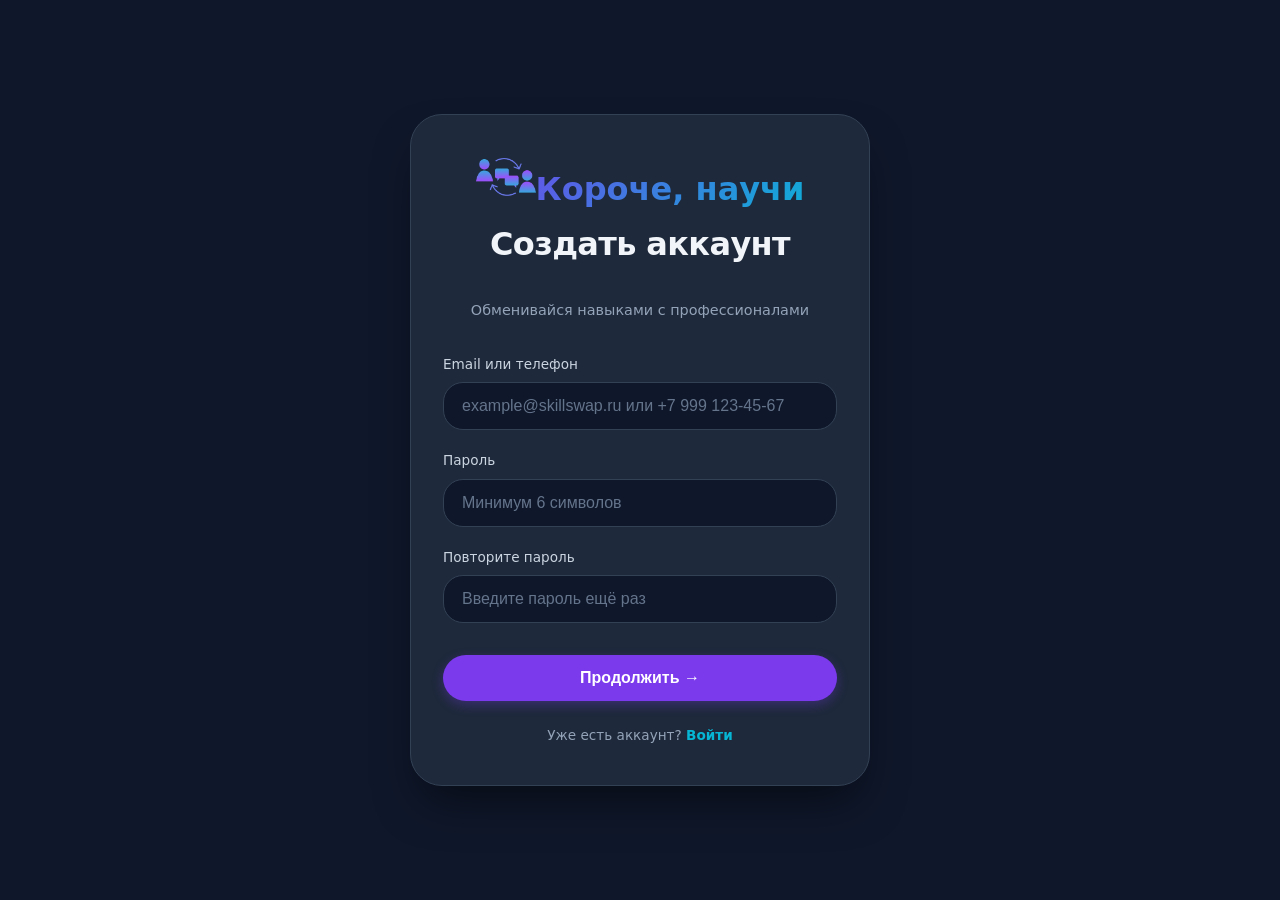
<file: pages/registration.html>
<!DOCTYPE html>
<html lang="ru">
<head>
    <meta charset="UTF-8">
    <meta name="viewport" content="width=device-width, initial-scale=1.0">
    <title>Регистрация — SkillSwap</title>
    <link rel="stylesheet" href="../styles/auth.css">
</head>
<body>

<div class="register-container" id="registerContainer">
    <div class="logo"><img src="../icons/logo.png" alt="логотип" width="60px" height="100%">Короче, научи</div>
    <h2>Создать аккаунт</h2>
    <div class="sub">Обменивайся навыками с профессионалами</div>

    <!-- Блок с сообщением об успехе (рега прошла) -->
    <div class="success-message" id="successMsg">Регистрация успешна! Заполните профиль ниже</div>

    <!-- ШАГ 1: ФОРМА РЕГИСТРАЦИИ -->
    <div id="registrationForm">
        <div class="input-group">
            <label>Email или телефон</label>
            <input type="text" class="input-field" id="contactInput" placeholder="example@skillswap.ru или +7 999 123-45-67">
        </div>
        <div class="input-group">
            <label>Пароль</label>
            <input type="password" class="input-field" id="passwordInput" placeholder="Минимум 6 символов">
        </div>
        <div class="input-group">
            <label>Повторите пароль</label>
            <input type="password" class="input-field" id="confirmPasswordInput" placeholder="Введите пароль ещё раз">
        </div>

        <button class="btn-register" id="registerBtn">Продолжить →</button>
        <div class="login-link">
            Уже есть аккаунт? <a href="#" id="goToLogin">Войти</a>
        </div>
    </div>

    <!-- заполнение профиля -->
    <div id="onboardingBlock" class="onboarding">
        <div class="step-title">Заполните профиль, чтобы начать</div>

        <div class="input-group">
            <label>Как к вам обращаться?</label>
            <input type="text" class="input-field" id="displayName" placeholder="Анна, Максим, Елена...">
        </div>

        <div class="input-group">
            <label>Ваши навыки (чем делитесь)</label>
            <div class="onboarding-grid" id="skillsGivenGrid">
                <!-- динамические теги: выбор -->
            </div>
            <input type="text" class="input-onboard" id="customSkillGiven" placeholder="+ Добавить свой навык, например: Python, Figma">
        </div>

        <div class="input-group">
            <label>Какие навыки хотите получить?</label>
            <div class="onboarding-grid" id="skillsWantedGrid"></div>
            <input type="text" class="input-onboard" id="customSkillWanted" placeholder="+ Чему хотите научиться?">
        </div>

        <button class="btn-save-profile" id="completeProfileBtn"><img src="../icons/start.png" alt="верно" width="50px" height="100%">Завершить регистрацию</button>
        <p style="font-size: 12px; color:#64748B; margin-top: 16px; text-align: center;">*После сохранения вы попадете в личный кабинет</p>
    </div>
</div>

<script>
    // Предустановленные теги для выбора (навыки)
    const presetSkillsGive = ["Python", "JavaScript", "Figma", "UI/UX", "SMM", "Английский", "Фотография", "Маркетинг"];
    const presetSkillsWant = ["Дизайн", "React", "Data Science", "Испанский", "Видеомонтаж", "Копирайтинг", "Таргет", "Blender"];

    let selectedGivenSkills = [];
    let selectedWantedSkills = [];

    // Рендер сетки навыков "чем делюсь"
    function renderGivenSkills() {
        const container = document.getElementById('skillsGivenGrid');
        if (!container) return;
        container.innerHTML = '';
        presetSkillsGive.forEach(skill => {
            const isSelected = selectedGivenSkills.includes(skill);
            const chip = document.createElement('span');
            chip.className = `skill-badge ${isSelected ? 'selected' : ''}`;
            chip.textContent = skill;
            chip.addEventListener('click', () => {
                if (selectedGivenSkills.includes(skill)) {
                    selectedGivenSkills = selectedGivenSkills.filter(s => s !== skill);
                } else {
                    selectedGivenSkills.push(skill);
                }
                renderGivenSkills();
                renderWantedSkills(); // не обязательно, но пусть перерисуем оба для единообразия
            });
            container.appendChild(chip);
        });
        // Добавляем кастомный ввод обрабатывается отдельно
    }

    function renderWantedSkills() {
        const container = document.getElementById('skillsWantedGrid');
        if (!container) return;
        container.innerHTML = '';
        presetSkillsWant.forEach(skill => {
            const isSelected = selectedWantedSkills.includes(skill);
            const chip = document.createElement('span');
            chip.className = `skill-badge ${isSelected ? 'selected' : ''}`;
            chip.textContent = skill;
            chip.addEventListener('click', () => {
                if (selectedWantedSkills.includes(skill)) {
                    selectedWantedSkills = selectedWantedSkills.filter(s => s !== skill);
                } else {
                    selectedWantedSkills.push(skill);
                }
                renderWantedSkills();
            });
            container.appendChild(chip);
        });
    }

    // Добавление кастомного навыка
    const customGivenInput = document.getElementById('customSkillGiven');
    const customWantedInput = document.getElementById('customSkillWanted');

    function addCustomGiven() {
        const val = customGivenInput.value.trim();
        if (val && !selectedGivenSkills.includes(val)) {
            selectedGivenSkills.push(val);
            renderGivenSkills();
            customGivenInput.value = '';
        }
    }

    function addCustomWanted() {
        const val = customWantedInput.value.trim();
        if (val && !selectedWantedSkills.includes(val)) {
            selectedWantedSkills.push(val);
            renderWantedSkills();
            customWantedInput.value = '';
        }
    }

    customGivenInput?.addEventListener('keypress', (e) => {
        if (e.key === 'Enter') addCustomGiven();
    });
    customWantedInput?.addEventListener('keypress', (e) => {
        if (e.key === 'Enter') addCustomWanted();
    });

    // Логика регистрации: валидация и переход к онбордингу
    document.getElementById('registerBtn')?.addEventListener('click', () => {
        const contact = document.getElementById('contactInput').value.trim();
        const pwd = document.getElementById('passwordInput').value;
        const confirmPwd = document.getElementById('confirmPasswordInput').value;

        if (!contact) {
            alert('Введите email или телефон');
            return;
        }
        if (pwd.length < 6) {
            alert('Пароль должен быть минимум 6 символов');
            return;
        }
        if (pwd !== confirmPwd) {
            alert('Пароли не совпадают');
            return;
        }

        // эмуляция сохранения данных пользователя (можно в localStorage)
        const user = { contact: contact, password: pwd };
        localStorage.setItem('tempUser', JSON.stringify(user));

        // Прячем форму регистрации, показываем онбординг
        document.getElementById('registrationForm').style.display = 'none';
        document.getElementById('onboardingBlock').classList.add('active');
        document.getElementById('successMsg').style.display = 'block';

        // Инициализируем сетки навыков
        renderGivenSkills();
        renderWantedSkills();
    });

    // Завершение регистрации + сохранение профиля
    document.getElementById('completeProfileBtn')?.addEventListener('click', () => {
        const displayName = document.getElementById('displayName').value.trim();
        if (!displayName) {
            alert('Пожалуйста, укажите ваше имя');
            return;
        }

        const finalProfile = {
            name: displayName,
            skillsGive: selectedGivenSkills,
            skillsWant: selectedWantedSkills,
            registeredAt: new Date().toISOString()
        };
        localStorage.setItem('userProfile', JSON.stringify(finalProfile));
        alert(`Добро пожаловать, ${displayName}!\nВаши навыки: ${selectedGivenSkills.join(', ') || 'пока нет'}\nЦели: ${selectedWantedSkills.join(', ') || 'пока нет'}\nПереходим в личный кабинет.`);
        
        // Редирект на личный кабинет (можно заменить на ссылку, но сейчас имитируем)
        window.location.href = 'cabinet.html';  // в будущем файл, сейчас просто заглушка
        // если cabinet.html нет, браузер выдаст ошибку, но мы сделаем элегантнее
        setTimeout(() => {
            if (!window.location.href.includes('cabinet.html')) {
                alert('Страница личного кабинета будет доступна в отдельном файле (cabinet.html)');
            }
        }, 100);
    });

    // заглушка на вход
    document.getElementById('goToLogin')?.addEventListener('click', (e) => {
        e.preventDefault();
        alert('Страница авторизации будет в отдельном файле login.html');
    });

    // если уже был незавершенный онбординг (можно почистить)
    if (localStorage.getItem('userProfile')) {
        // не мешаем, но и не авто-переходим
    }
</script>
</body>
</html>
</file>
<file: styles/guest.css>
@import url(./main.css);
@import url(./header-footer.css);
.hero {
    text-align: center;
    padding: 80px 0 60px;
}

.hero p {
    font-size: 1.2rem;
    color: var(--text-secondary);
    max-width: 600px;
    margin: 0 auto 2rem auto;
}

.search-container {
    max-width: 700px;
    margin: 0 auto;
    display: flex;
    background: var(--bg-secondary);
    border-radius: 60px;
    border: 1px solid var(--border-medium);
    overflow: hidden;
    transition: all 0.2s;
}

.search-container:focus-within {
    border-color: var(--accent-purple);
    box-shadow: 0 0 0 3px var(--focus-shadow);
}

.search-input {
    flex: 1;
    padding: 18px 24px;
    background: transparent;
    border: none;
    color: white;
    font-size: 1rem;
    outline: none;
}

.search-input::placeholder {
    color: var(--placeholder-color);
}

.search-btn {
    background: var(--accent-purple);
    border: none;
    padding: 0 28px;
    color: white;
    font-weight: 600;
    cursor: pointer;
    font-size: 1rem;
    transition: background 0.2s;
}

.search-btn:hover {
    background: var(--accent-cyan);
}

/* ========== CATEGORIES ========== */
.categories {
    padding: 60px 0;
}

.category-grid {
    display: grid;
    grid-template-columns: repeat(auto-fit, minmax(160px, 1fr));
    gap: 24px;
    margin-top: 20px;
}

.category-card {
    background: var(--bg-card);
    padding: 24px 16px;
    border-radius: 24px;
    text-align: center;
    transition: transform 0.2s, border-color 0.2s;
    border: 1px solid var(--border-card);
    cursor: pointer;
}

.category-card:hover {
    transform: translateY(-5px);
    border-color: var(--accent-purple);
    background: var(--bg-hover);
}

.category-icon {
    font-size: 2.8rem;
    margin-bottom: 12px;
    display: inline-block;
}

.category-title {
    font-weight: 600;
    font-size: 1.1rem;
}

.category-count {
    font-size: 0.75rem;
    color: var(--text-secondary);
    margin-top: 6px;
}

/* ========== EXCHANGES EXAMPLES ========== */
.examples {
    padding: 40px 0 80px;
}

.cards-grid {
    display: grid;
    grid-template-columns: repeat(auto-fit, minmax(280px, 1fr));
    gap: 32px;
}

.exchange-card {
    background: var(--bg-card);
    border-radius: 28px;
    overflow: hidden;
    border: 1px solid var(--border-card);
    transition: all 0.25s;
}

.exchange-card:hover {
    border-color: var(--accent-cyan);
    box-shadow: var(--shadow-card);
}

.card-header {
    padding: 20px 20px 8px 20px;
    display: flex;
    align-items: center;
    gap: 12px;
}

.avatar {
    width: 48px;
    height: 48px;
    background: var(--accent-purple);
    border-radius: 100%;
    display: flex;
    align-items: center;
    justify-content: center;
    font-weight: bold;
    font-size: 1.2rem;
    background: var(--gradient-avatar);
}

.user-info h4 {
    font-weight: 600;
}

.user-info p {
    font-size: 0.75rem;
    color: var(--text-secondary);
}

.skill-tag {
    background: var(--bg-dark);
    padding: 6px 14px;
    border-radius: 30px;
    font-size: 0.8rem;
    font-weight: 500;
    border-left: 2px solid var(--accent-purple);
}

.exchange-detail {
    padding: 8px 20px 20px 20px;
    border-top: 1px solid var(--border-divider);
    margin-top: 8px;
    display: flex;
    justify-content: space-between;
    align-items: center;
    flex-wrap: wrap;
    gap: 12px;
}

.exchange-icons {
    display: flex;
    gap: 12px;
    align-items: center;
    background: var(--bg-dark);
    padding: 5px 12px;
    border-radius: 40px;
}

.badge {
    background: var(--badge-bg);
    color: var(--badge-color);
    padding: 4px 12px;
    border-radius: 20px;
    font-size: 0.7rem;
    font-weight: 600;
}



.info-section {
    background: var(--bg-secondary);
    border-radius: 32px;
    padding: 48px 40px;
    margin: 60px 0;
    border: 1px solid var(--border-medium);
}

.info-grid {
    display: grid;
    grid-template-columns: repeat(auto-fit, minmax(280px, 1fr));
    gap: 32px;
    margin-top: 32px;
}

.info-card {
    text-align: center;
    padding: 24px;
}

.info-icon {
    font-size: 2.5rem;
    margin-bottom: 16px;
}

.info-card h3 {
    font-size: 1.3rem;
    margin-bottom: 12px;
    color: var(--text-primary);
}

.info-card p {
    color: var(--text-secondary);
    line-height: 1.5;
}

.rules-list {
    display: flex;
    flex-direction: column;
    gap: 20px;
    margin-top: 24px;
}

.rule-item {
    display: flex;
    align-items: flex-start;
    gap: 16px;
    padding: 16px 20px;
    background: var(--bg-dark);
    border-radius: 20px;
    border-left: 3px solid var(--rule-border);
}

.rule-icon {
    font-size: 1.5rem;
    min-width: 40px;
    text-align: center;
}

.rule-content h4 {
    font-size: 1rem;
    margin-bottom: 6px;
    color: var(--text-primary);
}

.rule-content p {
    font-size: 0.85rem;
    color: var(--text-secondary);
    line-height: 1.4;
}

.two-column-layout {
    display: grid;
    grid-template-columns: 1fr 1fr;
    gap: 32px;
}
</file>
<file: styles/auth.css>
@import url(./main.css);
body {
            font-family: 'Inter', system-ui, -apple-system, 'Segoe UI', Roboto, sans-serif;
            background: #0F172A;
            min-height: 100vh;
            display: flex;
            align-items: center;
            justify-content: center;
            padding: 24px;
        }

.login-container,
.register-container {
    max-width: 460px;
    width: 100%;
    background: var(--bg-secondary);
    border-radius: 32px;
    border: 1px solid var(--border-medium);
    padding: 40px 32px;
    box-shadow: 0 25px 45px -12px rgba(0, 0, 0, 0.5);
    transition: all 0.3s ease;
}

/* Логотип */
.logo {
    font-size: 2rem;
    font-weight: 800;
    background: var(--gradient-logo);
    -webkit-background-clip: text;
    background-clip: text;
    color: transparent;
    text-align: center;
    margin-bottom: 8px;
}

/* Заголовки форм */
.form-container h2 {
    color: var(--text-primary);
    font-size: 1.8rem;
    text-align: center;
    margin-bottom: 8px;
    font-weight: 600;
}

.sub {
    text-align: center;
    color: var(--text-secondary);
    font-size: 0.9rem;
    margin-bottom: 32px;
}

/* Поля ввода */
.input-group {
    margin-bottom: 20px;
}

label {
    display: block;
    margin-bottom: 8px;
    font-weight: 500;
    font-size: 0.85rem;
    color: #CBD5E1;
}

.input-field {
    width: 100%;
    padding: 14px 18px;
    background: var(--bg-primary);
    border: 1px solid var(--border-medium);
    border-radius: 20px;
    font-size: 1rem;
    color: var(--text-primary);
    transition: all 0.2s;
    outline: none;
}

.input-field:focus {
    border-color: var(--accent-purple);
    box-shadow: 0 0 0 3px var(--focus-shadow);
}

.input-field::placeholder {
    color: var(--placeholder-color);
}

/* Кнопки действий (логин, регистрация) */
.btn-login,
.btn-register {
    width: 100%;
    background: var(--accent-purple);
    color: white;
    border: none;
    padding: 14px;
    font-size: 1rem;
    font-weight: 600;
    border-radius: 40px;
    margin-top: 12px;
    cursor: pointer;
    transition: all 0.2s;
    box-shadow: var(--shadow-primary);
}

.btn-login:hover,
.btn-register:hover {
    background: var(--accent-purple-dark);
    transform: translateY(-2px);
    box-shadow: var(--shadow-primary-hover);
}

/* Ссылки навигации */
.login-link,
.register-link {
    text-align: center;
    margin-top: 24px;
    color: var(--text-secondary);
    font-size: 0.85rem;
}

.login-link a,
.register-link a {
    color: var(--accent-cyan);
    text-decoration: none;
    font-weight: 600;
}

.login-link a:hover,
.register-link a:hover {
    text-decoration: underline;
}

/* ========== СПЕЦИФИЧНЫЕ СТИЛИ ДЛЯ ЛОГИНА ========== */
/* Дополнительные опции (запомнить / забыли пароль) */
.options-row {
    display: flex;
    justify-content: space-between;
    align-items: center;
    margin-bottom: 28px;
    font-size: 0.85rem;
}

.checkbox-label {
    display: flex;
    align-items: center;
    gap: 8px;
    color: var(--text-secondary);
    cursor: pointer;
}

.checkbox-label input {
    width: 16px;
    height: 16px;
    accent-color: var(--accent-purple);
    cursor: pointer;
}

.forgot-link {
    color: var(--accent-cyan);
    text-decoration: none;
    font-weight: 500;
    transition: color 0.2s;
}

.forgot-link:hover {
    color: var(--accent-purple);
    text-decoration: underline;
}

/* Разделитель */
.divider {
    display: flex;
    align-items: center;
    text-align: center;
    margin: 24px 0;
    color: var(--text-muted);
    font-size: 0.75rem;
}

.divider::before,
.divider::after {
    content: '';
    flex: 1;
    border-bottom: 1px solid var(--border-medium);
}

.divider span {
    margin: 0 12px;
}

/* Кнопка Telegram */
.telegram-btn {
    width: 100%;
    background: transparent;
    border: 1px solid var(--border-medium);
    padding: 12px;
    border-radius: 40px;
    color: var(--text-primary);
    font-weight: 500;
    display: flex;
    align-items: center;
    justify-content: center;
    gap: 10px;
    cursor: pointer;
    transition: all 0.2s;
    margin-bottom: 20px;
}

.telegram-btn:hover {
    border-color: var(--accent-cyan);
    background: var(--accent-cyan-light);
}

/* Сообщение об ошибке */
.error-message {
    background: rgba(239, 68, 68, 0.1);
    border: 1px solid #EF4444;
    border-radius: 16px;
    padding: 12px;
    margin-bottom: 20px;
    color: #F87171;
    font-size: 0.85rem;
    text-align: center;
    display: none;
}

.error-show {
    display: block;
    animation: fadeIn 0.3s ease;
}

/* ========== СПЕЦИФИЧНЫЕ СТИЛИ ДЛЯ РЕГИСТРАЦИИ ========== */
/* Стили для онбординга */
.onboarding {
    display: none;
    margin-top: 24px;
    animation: fadeIn 0.4s ease;
}

.onboarding.active {
    display: block;
}

.step-title {
    font-size: 1.2rem;
    font-weight: 600;
    color: var(--text-primary);
    margin-bottom: 20px;
    border-left: 4px solid var(--accent-cyan);
    padding-left: 12px;
}

.skill-badge {
    display: inline-block;
    background: var(--bg-primary);
    border: 1px solid var(--border-medium);
    border-radius: 40px;
    padding: 6px 16px;
    margin: 6px 8px 6px 0;
    font-size: 0.85rem;
    cursor: pointer;
    transition: all 0.2s;
}

.skill-badge.selected {
    background: var(--accent-purple);
    border-color: var(--accent-purple);
    color: white;
}

.onboarding-grid {
    display: flex;
    flex-wrap: wrap;
    margin: 16px 0;
}

.input-onboard {
    width: 100%;
    padding: 12px 16px;
    background: var(--bg-primary);
    border: 1px solid var(--border-medium);
    border-radius: 24px;
    color: var(--text-primary);
    margin: 12px 0;
}

.btn-save-profile {
    background: var(--accent-cyan);
    width: 100%;
    padding: 12px;
    border: none;
    border-radius: 40px;
    font-weight: bold;
    color: var(--bg-primary);
    margin-top: 20px;
    cursor: pointer;
    transition: 0.2s;
}

.btn-save-profile:hover {
    background: #089bb5;
    transform: scale(0.98);
}

.success-message {
    background: var(--accent-cyan-light);
    border: 1px solid var(--accent-cyan);
    border-radius: 24px;
    padding: 12px;
    text-align: center;
    color: var(--accent-cyan);
    font-weight: 500;
    margin-bottom: 20px;
    display: none;
}

hr {
    border-color: var(--border-medium);
    margin: 16px 0;
}

/* ========== АНИМАЦИИ ========== */
@keyframes fadeIn {
    from {
        opacity: 0;
        transform: translateY(-10px);
    }
    to {
        opacity: 1;
        transform: translateY(0);
    }
}
</file>
